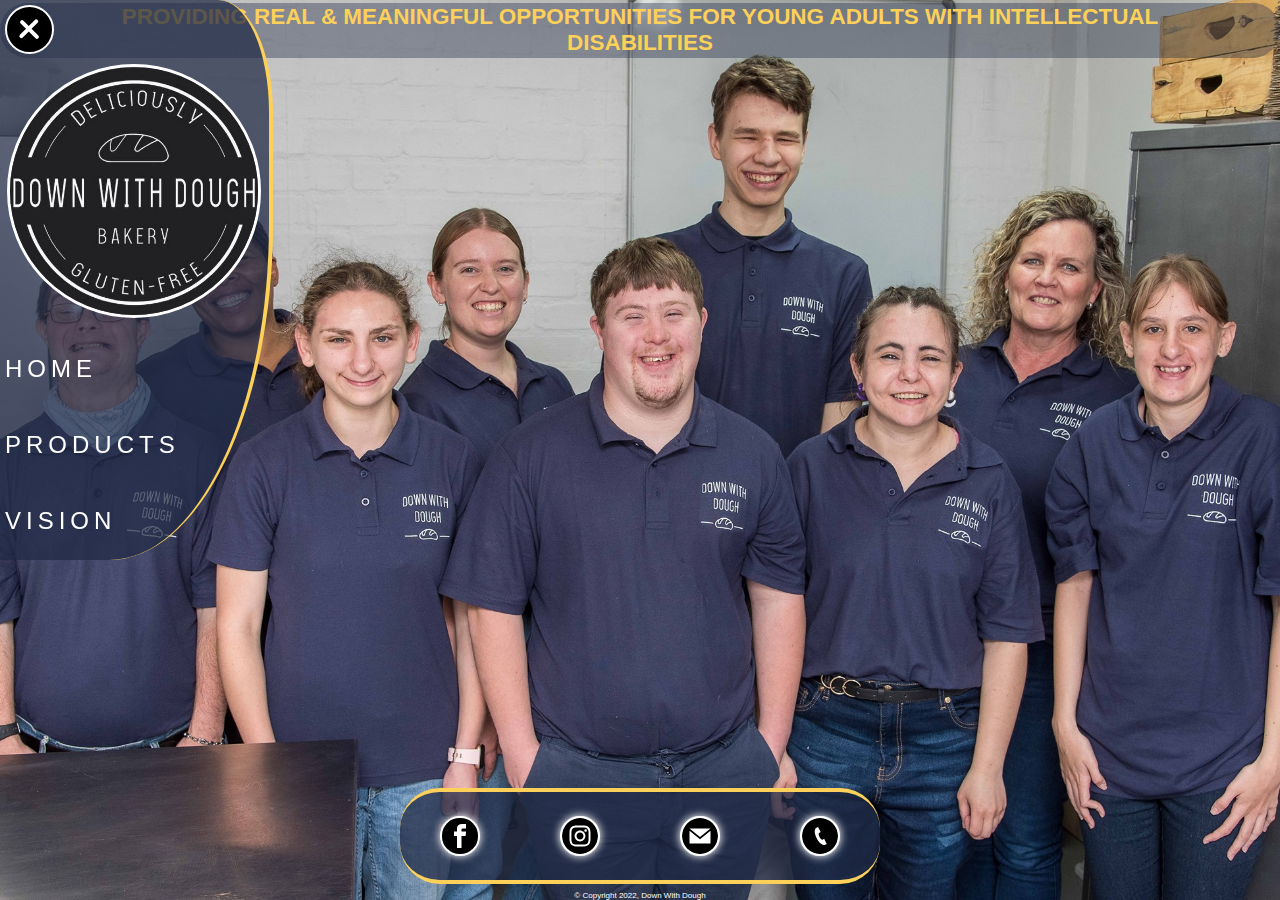
<file: index.html>
<!DOCTYPE html>
 <html>

 <head>
       <meta charset="UTF-8">
       <meta name="viewport" content="width=device-width, initial-scale=1.0">
       <meta http-equiv="X-UA-Compatible" content="ie=edge">
       <title>Home | Down With Dough</title>
       <link rel="stylesheet" href="index.css">

 </head>

 <body>
 
 <main>
 <nav class="navbar change"> 
 <!------------------------------------------- Burger Menu --------------------------------->
             <div class="hamburger-menu"> 
                   <div class="line line-1"> </div>
                   <div class="line line-2"> </div>
                   <div class="line line-3"> </div>
             </div> 

             <div class="logo-container">
                   <img id="Logo-img" src="Photos/Logo.jpg" >  
             </div>

 <!------------------------------------------- Nav List -------------------------------------->
             <ul class="nav-list">
                   
                    <li class="nav-item"> 
                         <a href="index.html" class="nav-link">Home</a>
                   </li>

                   <li class="nav-item"> 
                         <a href="Bakery.html" class="nav-link">Products</a>
                   </li>

                   <li class="nav-item"> 
                         <a href="Vision.html" class="nav-link">Vision</a>
                   </li>
             </ul>
 </nav>

 </main>
                                     <!-- POPUP WINDOW FOR PHONE CONTAINER -->
 <div id="myModal" class="modal">             
      <!-- Modal content -->
       <div class="modal-content">
            <span class="close">&times;</span>
            <h1>GET IN CONTACT WITH US!</h1>
             <br>
             <h2>Telephone:</h2> 
             <p>063 112 0078</p>
             <br>
             <h2>Email:</h2> 
             <p>hello@downwithdough.co.za</p>
      </div>
 </div>

 </body>
 <footer>

 <!------------------------------------------- Contact Info Footer -------------------------------------->
 <div class="slogan-container">
       <h2 id="slogan">PROVIDING REAL & MEANINGFUL OPPORTUNITIES FOR YOUNG ADULTS WITH INTELLECTUAL DISABILITIES </h2>
 </div>



       <div class="contact-info-container">
             <div class="contact-containers">
                   <a href="https://www.facebook.com/downwithdough.za/" target="blank"><div class="instagram-container contact-containers "> 
                         <img src="[data-uri]"> 
                   </div> 
             </div></a>

             <div class="contact-containers">
             <a href="https://www.instagram.com/downwithdough_za/" target="blank"><div class="instagram-container contact-containers "> 
                          <img src="[data-uri]"> 
                   </div>
             </div></a> 

             <div class="contact-containers">
                         <a href="mailto:hello@downwithdough.co.za">
                         <div class="email-container contact-containers">
                         <img src="[data-uri]">
                   </div>                  
             </div></a>

             <div class="contact-containers">
                   <div class="phone-container" >
                         <img id="myBtn"src="[data-uri]">      
                   </div>
             </div>  
             
       </div>
       <script src="Script.js"></script>
               
 <small id="copyright"> &copy; Copyright 2022, Down With Dough</small>
 </footer>
 </html>
</file>
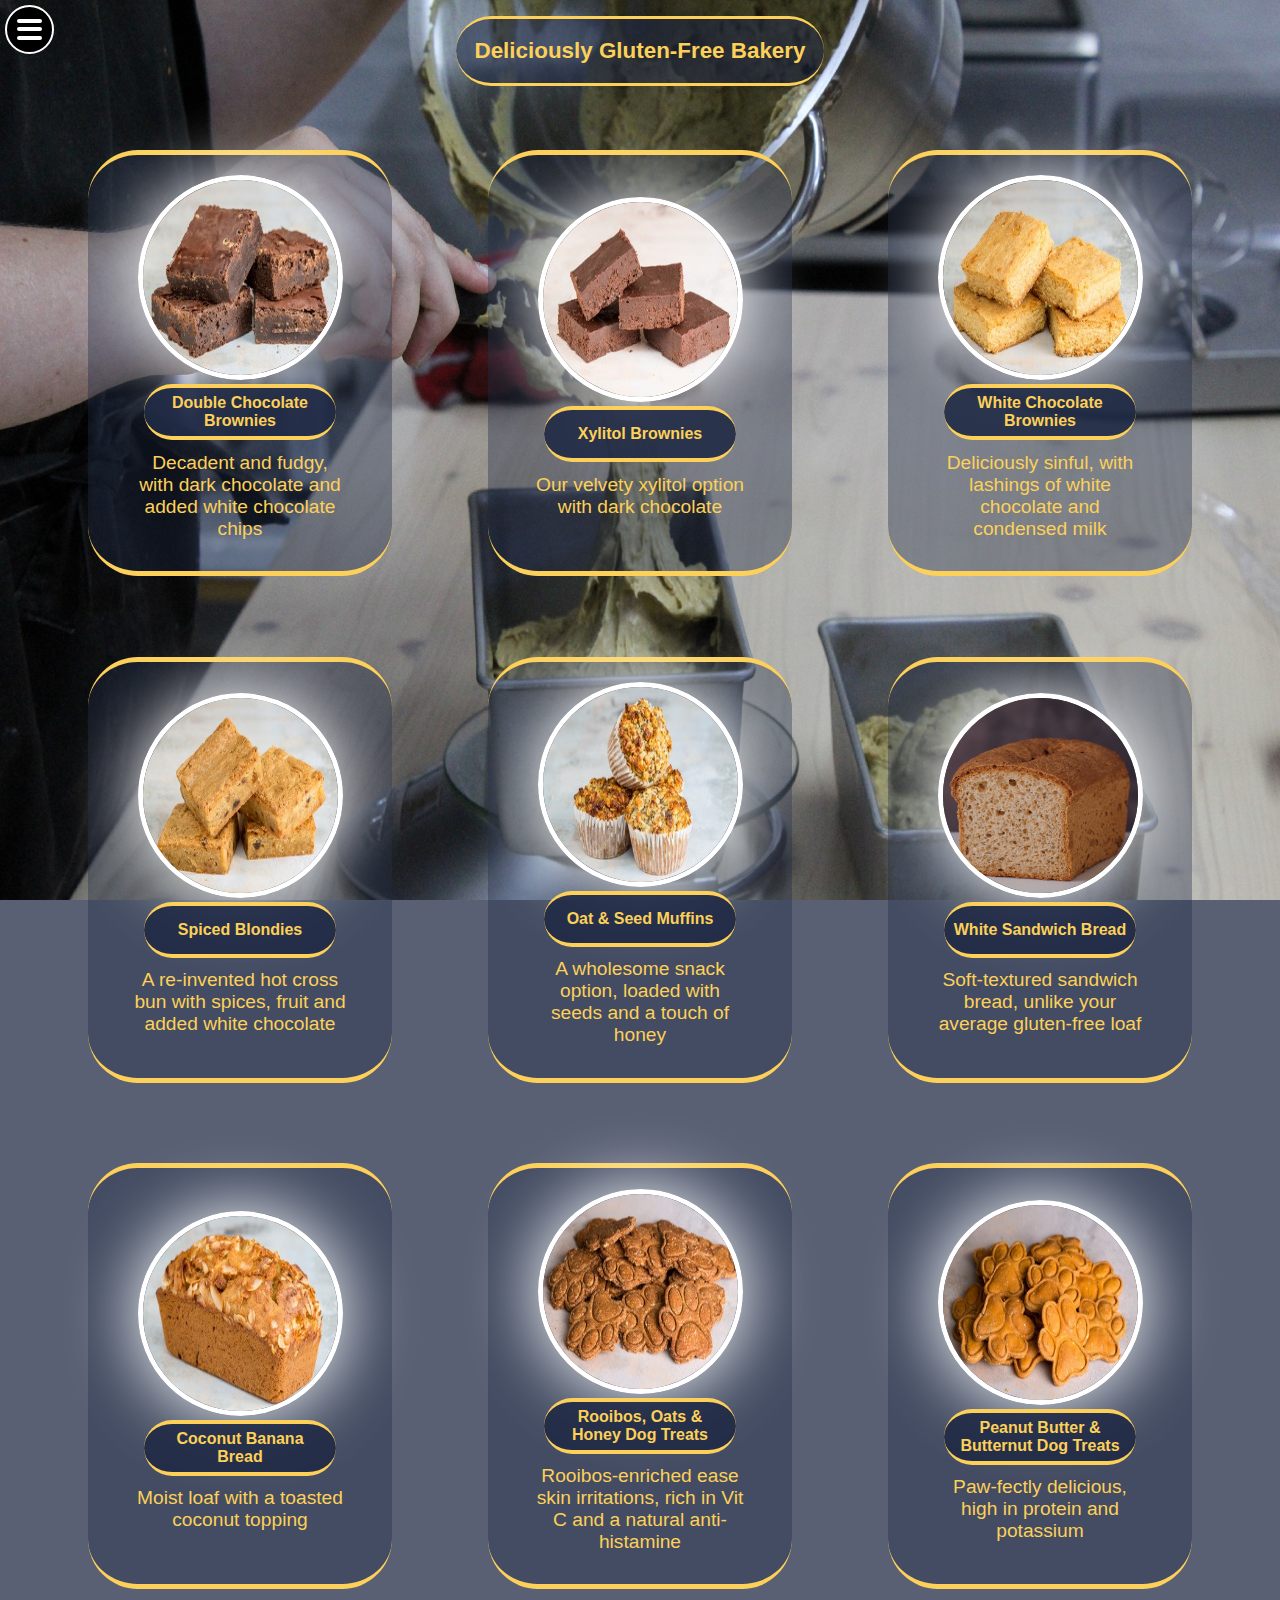
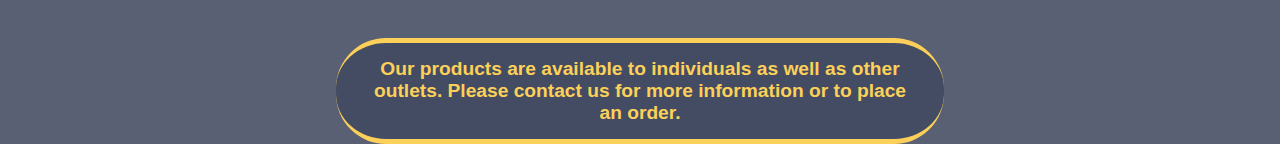
<file: Bakery.html>
<!DOCTYPE html>
 <html>

 <head>
 <meta charset="utf-8">
 <meta name="viewport" content="width=device-width, initial-scale=1.0">
 <meta http-equiv="X-UA-Compatible" content="ie=edge">
 <title>Bakery | Down With Dough</title>
 <link rel="stylesheet" href="Bakery.css" type="text/css">

 </head>

 <body>

 <!------------------------------------------- Navigation Bar -------------------------------------->
       <nav class="navbar"> 
            
 <!------------------------------------------- Burger Menu --------------------------------->
       <div class="hamburger-menu"> 
             <div class="line line-1"> </div>
             <div class="line line-2"> </div>
             <div class="line line-3"> </div>
       </div> 

       <div class="logo-container">
             <img id="Logo-img" src="Photos/Logo.jpg" >  
       </div>
           
 <!------------------------------------------- Nav List -------------------------------------->
       <ul class="nav-list">
             <li class="nav-item"> 
                   <a href="index.html" class="nav-link">Home</a>
             </li>
             <li class="nav-item"> 
                   <a href="Bakery.html" class="nav-link">Products</a>
             </li>
             <li class="nav-item"> 
                   <a href="Vision.html" class="nav-link">Vision</a>
             </li>
       </ul>
 </nav>

 <!-------------------------------------- Bakery Section Start --------------------------->
 <div class="main-heading">
       <h3>Deliciously Gluten-Free Bakery</h3>
 </div>

 <div id="bakery-section">
      
       <div class="Brownies-container containers">          
             <div class="image-box">                  
                   <a href="Photos/double-chocolate-brownies.jpg" target="_blank"> <img class="images" src="Photos/double-chocolate-brownies.jpg"></a>
                   <div class="heading-container">      
                         <h1 class="headings"> Double Chocolate Brownies</h1>
                   </div> 
                   <p class="paragraphs"> 
                         Decadent and fudgy, with dark chocolate and added white chocolate chips                    
                   </p>
             </div>      
       </div>

       <div class="Xylitol-Brownies-container containers">           
             <div class="image-box">
                  <a href="Photos/xylitol-brownies.jpg" target="_blank"><img class="images" src="Photos/xylitol-brownies.jpg"></a>
                   <div class="heading-container"> 
                         <h1 class="headings"> Xylitol Brownies</h1>
                   </div>  
                   <p class="paragraphs"> 
                         Our velvety xylitol option with dark chocolate          
                   </p>
             </div>      
       </div>

       <div class="Blondies-container containers">     
             <div class="image-box">              
                   <a href="Photos/white-chocolate-brownies.jpg" target="_blank"><img class="images" src="Photos/white-chocolate-brownies.jpg"></a>
                   <div class="heading-container">   
                         <h1 class="headings">White Chocolate Brownies</h1>
                   </div> 
                   <p class="paragraphs">
                         Deliciously sinful, with lashings of white chocolate and condensed milk                 
                   </p>
             </div>      
       </div>

       <div class="Spiced -Blondies-container containers">  
             <div class="image-box">                 
                   <a href="Photos/spiced-blondies.jpg" target="_blank"><img class="images" src="Photos/spiced-blondies.jpg"></a>  
                   <div class="heading-container">         
                         <h1 class="headings"> Spiced Blondies</h1>
                   </div>
                   <p class="paragraphs"> 
                         A re-invented hot cross bun with spices, fruit and added white chocolate              
                   </p>
             </div>
       </div>

       <div class="Oat-Seed-Muffin-container containers">           
             <div class="image-box">            
                   <a href="Photos/oat-and-seed-muffin.jpg" target="_blank"><img class="images" src="Photos/oat-and-seed-muffin.jpg"></a> 
                   <div class="heading-container">       
                         <h1 class="headings" > Oat & Seed Muffins</h1>
                   </div>
                   <p class="paragraphs"> 
                         A wholesome snack option, loaded with seeds and a touch of honey              
                   </p>
             </div>
       </div>

       <div class="Baked-Bread-container containers">    
             <div class="image-box">         
                   <a href="Photos/Baked-Bread.jpg" target="_blank"><img class="images" src="Photos/Baked-Bread.jpg"></a>
                   <div class="heading-container">
                         <h1 class="headings" >White Sandwich Bread</h1>
                   </div>
                   <p class="paragraphs">  
                         Soft-textured sandwich bread, unlike your average gluten-free loaf                      
                   </p>
             </div>
       </div>

       <div class="Coconut-Banana-Bread-container containers">
             <div class="image-box">               
                   <a href="Photos/coconut-and-banana-bread.jpg" target="_blank"><img class="images" src="Photos/coconut-and-banana-bread.jpg" alt=""></a> 
                   <div class="heading-container">
                         <h1 class="headings"> Coconut Banana Bread</h1>  
                   </div>
                   <p class="paragraphs"> 
                         Moist loaf with a toasted coconut topping
                   </p>
             </div>
       </div>

       <div class="Rooibos-Oats-And-Honey-Dog-Treats-container containers">  
             <div class="image-box">                 
                   <a href="Photos/rooibos-oats-and-honey-dog-treats.jpg" target="_blank"><img class="images" src="Photos/rooibos-oats-and-honey-dog-treats.jpg" alt=""></a>
                   <div class="heading-container">
                         <h1 class="headings"> Rooibos, Oats & Honey Dog Treats</h1>
                       
                   </div>
                   <p class="paragraphs"> 
                         Rooibos-enriched ease skin irritations, rich in Vit C and a natural anti-histamine
                   </p>
             </div>
       </div>

       <div class="Peanut-Butter-And-Butternut-Dog-Treats-container containers">
             <div class="image-box">                   
                   <a href="Photos/peanut-butter-and-butternut-dog-treats.jpg" target="_blank"><img class="images" src="Photos/peanut-butter-and-butternut-dog-treats.jpg" alt=""></a>
                   <div class="heading-container">
                         <h1 class="headings"> Peanut Butter & Butternut Dog Treats</h1> 
                   </div>
                   <p class="paragraphs"> 
                         Paw-fectly delicious, high in protein and potassium                
                   </p>
             </div>
       </div>
 </div>

 <div class="sub-heading">
       <h3>Our products are available to individuals as well as other outlets.  Please contact us for more information or to place an order.</h3>
 </div>

 <script src="Script.js"></script>
 </body>
 </html>
</file>
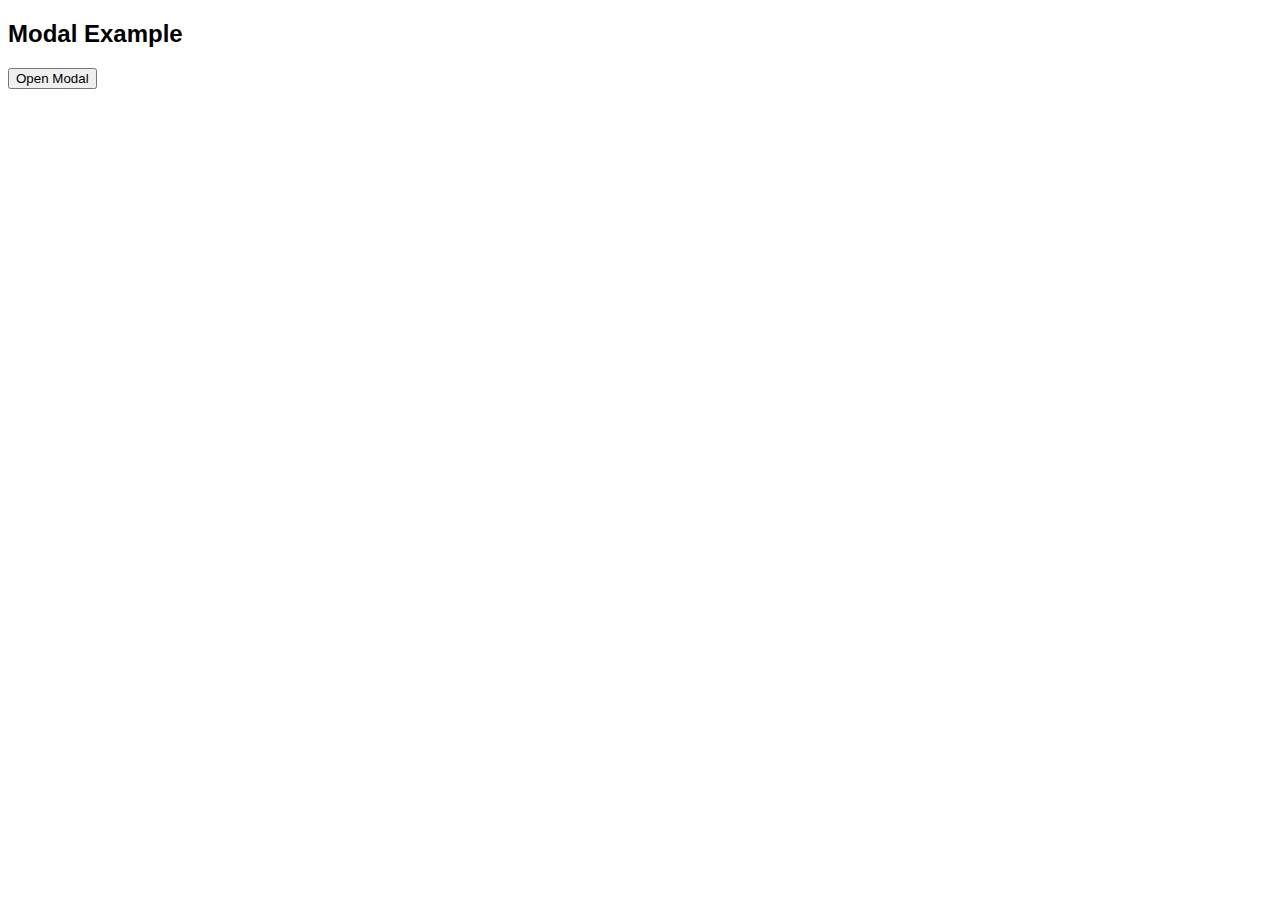
<file: test.html>
<!DOCTYPE html>
<html>
<head>
<meta name="viewport" content="width=device-width, initial-scale=1">

<style>
body {font-family: Arial, Helvetica, sans-serif;}

/* The Modal (background) */
.modal {
  display: none; /* Hidden by default */
  position: fixed; /* Stay in place */
  z-index: 1; /* Sit on top */
  padding-top: 100px; /* Location of the box */
  left: 0;
  top: 0;
  width: 100%; /* Full width */
  height: 100%; /* Full height */
  overflow: auto; /* Enable scroll if needed */
  background-color: rgb(0,0,0); /* Fallback color */
  background-color: rgba(0,0,0,0.4); /* Black w/ opacity */
}

/* Modal Content */
.modal-content {
  background-color: #fefefe;
  margin: auto;
  padding: 20px;
  border: 1px solid #888;
  width: 80%;
}

/* The Close Button */
.close {
  color: #aaaaaa;
  float: right;
  font-size: 28px;
  font-weight: bold;
}

.close:hover,
.close:focus {
  color: #000;
  text-decoration: none;
  cursor: pointer;
}
</style>
</head>

<body>

<h2>Modal Example</h2>

<!-- Trigger/Open The Modal -->
<button id="myBtn">Open Modal</button>

<!-- The Modal -->
<div id="myModal" class="modal">

  <!-- Modal content -->
  <div class="modal-content">
    <span class="close">&times;</span>
    <p>Some text in the Modal..</p>
  </div>

</div>

<script>
// Get the modal
var modal = document.getElementById("myModal");

// Get the button that opens the modal
var btn = document.getElementById("myBtn");

// Get the <span> element that closes the modal
var span = document.getElementsByClassName("close")[0];

// When the user clicks the button, open the modal 
btn.onclick = function() {
  modal.style.display = "block";
}

// When the user clicks on <span> (x), close the modal
span.onclick = function() {
  modal.style.display = "none";
}

// When the user clicks anywhere outside of the modal, close it
window.onclick = function(event) {
  if (event.target == modal) {
    modal.style.display = "none";
  }
}
</script>

</body>

</html>
</file>
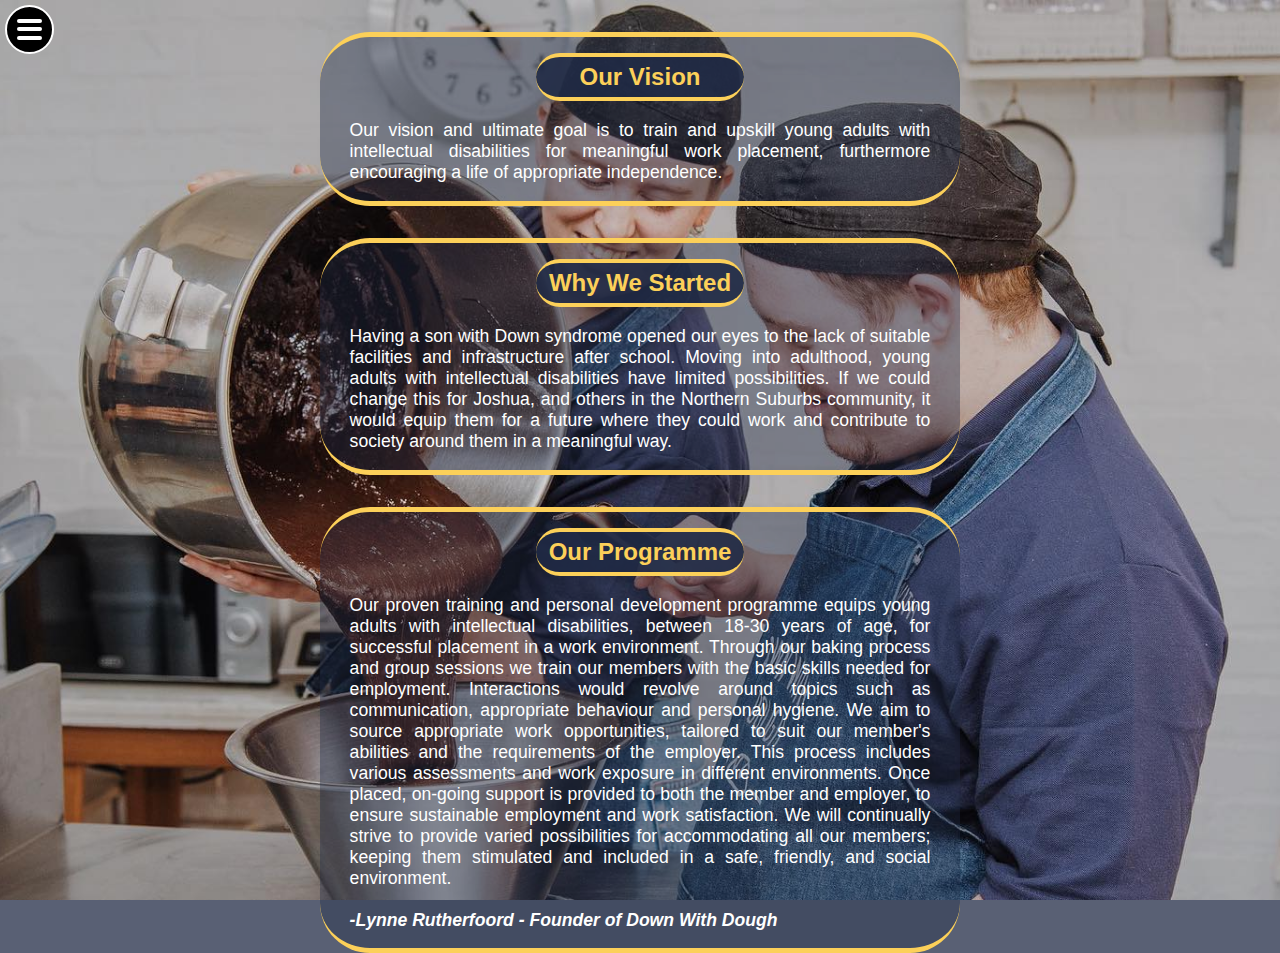
<file: Vision.html>
<!DOCTYPE html>
 <html>

 <head>
 <meta charset="UTF-8">
 <meta name="viewport" content="width=device-width, initial-scale=1.0">
 <meta http-equiv="X-UA-Compatible" content="ie=edge">
 <title>Our Vision | Down With Dough</title>
 <link rel="stylesheet" href="Vision.css" type="text/css">
 </head>

 <body>

<main>
       <nav class="navbar"> 
 <!------------------------------------------- Burger Menu  ---------------------------------------->
       <div class="hamburger-menu"> 
             <div class="line line-1"> </div>
             <div class="line line-2"> </div>
             <div class="line line-3"> </div>
       </div> 

       <div class="logo-container">
            <img id="Logo-img" src="Photos/Logo.jpg" >  
      </div>
                      
 <!------------------------------------------- Nav List -------------------------------------------->
       <ul class="nav-list">
             <li class="nav-item"> 
                   <a href="index.html" class="nav-link">Home</a>
             </li>            
             <li class="nav-item"> 
                   <a href="Bakery.html" class="nav-link">Products</a>
             </li>           
             <li class="nav-item"> 
                   <a href="Vision.html" class="nav-link">Vision</a>
             </li>
       </ul>
 </nav>      

 <!------------------------------------------- Vision Section -------------------------------------->
 <div id= vision-section>
       
       <section class="our-vision-container info-containers">
             <div class="heading-container">
             <h1 class="headings"> Our Vision</h1>
             </div>
             <p class="paragraphs para-1">
                   Our vision and ultimate goal is to train and upskill young adults with intellectual disabilities for meaningful work placement, furthermore encouraging a life of appropriate independence.
             </p>
       </section>

       <section class="why-we-started-container info-containers"> 
            <div class="heading-container">
             <h1 class="headings"> Why We Started</h1>
            </div>
             <p class="paragraphs para-2">
                   Having a son with Down syndrome opened our eyes to the lack of suitable facilities and infrastructure after school. Moving into adulthood, young adults with intellectual disabilities have limited possibilities. If we could change this for Joshua, and others in the Northern Suburbs community, it would equip them for a future where they could work and contribute to society around them in a meaningful way.<br>
             </p>
       </section>
      
       <section class="our-programme-container info-containers">
            <div class="heading-container">
             <h1 class="headings heading-3"> Our Programme</h1>
            </div>
             <p class="paragraphs para-3">
                   Our proven training and personal development programme equips young adults with intellectual disabilities, between 18-30 years of age, for successful placement in a work environment.
                   Through our baking process and group sessions we train our members with the basic skills needed for employment. Interactions would revolve around topics such as communication, appropriate behaviour and personal hygiene.
                   We aim to source appropriate work opportunities, tailored to suit our member's abilities and the requirements of the employer. This process includes various assessments and work exposure in different environments. Once placed, on-going support is provided to both the member and employer, to ensure sustainable employment and work satisfaction.
                   We will continually strive to provide varied possibilities for accommodating all our members; keeping them stimulated and included in a safe, friendly, and social environment. <br> <br><b><i>-Lynne Rutherfoord - Founder of Down With Dough</b></i>
             </p>
       </section>
 </div>
<!--Burger Menu Animation Script-->    
       <script src="Script.js"></script>

</main>   
 </body>
 </html>
</file>
<file: index.css>
* {
        padding: 0;
        margin: 0;      
}


 body {
         font-family:'the light font', sans-serif;
         font-size: 1em;
         background: url('Photos/Family.jpg');
         background-size: cover;
       
         background-attachment: fixed;    
         background-position: top;
         color: #fcd059;   
         background-color: #202a45be;
}

 /* --------------------------------------- Navigation ----------------------------------- */
       
 .navbar {
         width: 12em;
         height: 11em;
         
         background-color: #202a45b9;
         border-right: solid 4px #fcd059;
         position: fixed;
         top: 0;
         left: -15em;
         display: flex;
         flex-direction: column;
       
         border-radius: 0 20% 60% 0%;
         transition: left 0.8s cubic-bezier(1,1,1,1);
         padding-bottom: 230px;
         z-index: 1000;
}

.logo-container {
        display: flex;
        justify-content: center;
        margin-top: 3.5em;
        margin-bottom: 1em;
        z-index: 1;
}

#Logo-img {
        border-radius:50% ;
        height: 10.8em;
        border: solid 3px white;
        
}
  
.nav-list {
         display: flex;
         flex-direction: column;
         padding: 5px;   
         position: relative;
         top: -2em;    
}

.nav-item {
         list-style: none;     
         text-align: left;
         margin-top: 2em;       
}
   
.nav-link {
        text-decoration: none;
        color: rgb(255, 255, 255);
        letter-spacing: 5px;
        text-transform: uppercase;
        font-size: 1.2em;
        font-weight: 300;
        position: relative;      
}
   
.nav-link::before,
.nav-link::after {
   
        content: "";
        width: 100%;
        height: 2px;
        position: absolute;
        background-color: #fcd059;
        left: 0;
        transform: scaleX(0);
        transition: transform 0.7s;
}
   
.nav-link::after {
   
        bottom: 0;
        transform-origin: right;
}
   
.nav-link::before {
   
        top: 0;
        transform-origin: left;
}
   
.nav-link:hover::before,
.nav-link:hover::after {
   
        transform: scaleX(1); 
}
   
/* ------------------------------------- Hamburger Menu ----------------------------- */
        
.hamburger-menu {
       
        width: 20px;
        height: 20px; 
        
        position: fixed;
        top: 0.3em;
        left: 0.3em;
        cursor: pointer ; 
        
        /*3 Line formation to Hamburger style*/
        display: flex;
        flex-direction: column;
        justify-content: space-around; 

        border-radius: 50%;
        border: rgb(255, 255, 255) solid 2px;
        background-color: black;
        padding: 10px;  
}
      
.line {
        width: 100%;
        height: 4px; 
        border-radius: 10px;
        background-color: white;
        transition: all 1s;
}        
   
.change .line-1 {
        
        transform: rotateZ(-405deg) translate(-5px, 4px);
}

.change .line-2 {
       
        opacity: 0;
}

.change .line-3 {
       
        transform: rotateZ(405deg) translate(-5px, -4px);
} 
   
.change {
        
        left: 0;
}

 /* ------------------------------------- SLOGAN ----------------------------- */
.slogan-container {
        position: absolute; 
        top: 0.1em;
        width: 100%;
        height: 3.2em;
        left: 0;
        right: 0;
        margin: auto;
      
        align-items: center;
        display: flex;
        justify-content: center;
        text-align: center;
    
        border-bottom-left-radius: 10px;
        border-bottom-right-radius: 10px;
        border-radius: 50px;
        background-color: #202a4560;
} 

#slogan {
        width: 70%;
        font-size: 0.7em;
   
}

                                 /* POPUP WINDOW FOR PHONE CONTAINER*/
.modal {
         display: none; /* Hidden by default */
         position: fixed; /* Stay in place */
         z-index: 1; /* Sit on top */
         padding-top: 100px; /* Location of the box */
         left: 0;
         top: 0;
         width: 100%; /* Full width */
         height: 100%; /* Full height */
         overflow: auto; /* Enable scroll if needed */
         background-color: rgb(0,0,0); /* Fallback color */
         background-color: rgba(0,0,0,0.4); /* Black w/ opacity */
}
      
                 /*------------------------------- Modal Content ---------------------*/
.modal-content {
         background-color: #202a45b9;
         margin: auto;
         width: 80%;
         padding: 20px;
         border: 1px solid #888;
         position: relative;
         top: 10em;
         text-align: center;
}
    
                 /* The Close Button */
.close {
         color: #aaaaaa;
         position: absolute;
         top: 0;
         right: 0.2em;
         font-size: 28px;
         font-weight: bold;
}
      
.close:hover,
.close:focus {
         color: #000;
         text-decoration: none;
         cursor: pointer;
}

.modal h1 {
         font-size: 1.1em; 
}

                 /* --------------------------- Contact Info Footer ------------------- */
 .contact-info-container {
         background-color: #202a45b9;
         color: #fcd059;
         position: absolute;
         
         width: 19em;
         height: 5.5em;
         border-radius: 40px;
         bottom: 1em;
     
         left: 0;
         right: 0;
         display: flex; 
         margin: auto;   
         justify-content: center;
        
         border-top-left-radius: 3rem ;
         border-top-right-radius: 3rem ;
         border-top: solid #fcd059 4px;
         border-bottom: solid #fcd059 4px;
}

.contact-info-container img{
         width: 30px;
         height: 30px;     
         margin: auto;
}

.contact-containers {
         display: flex;  
         height: 3em;
         margin: auto;        
}

.contact-containers img {
        background-color: white;
        box-shadow: 0px 0px 8px 0.5px white;
}

.phone-container {
         display: flex;
}

.phone-container img{
         border-radius: 50%;
         border: solid white 2px;
         box-shadow: none;
         box-shadow: 0px 0px 8px 0.5px white;
}

.contact-containers img {
         border: solid 2px white;
         width: 29px;  
         height: 29px;
         border-radius: 50%;
}

.headings {       
         color: #ffffff;
         font-size: 0.7em;
         text-align: center;
         margin: auto;   
         position: relative;
         width: 100%;   
}

.email-container:hover img,
.facebook-container:hover img,
.instagram-container:hover img,
.phone-container:hover img {
         transform:rotateZ(-360deg);
         transition: 0.8s;
         cursor: pointer;
}

 #copyright {
         position: absolute;  
         color: rgb(255, 255, 255); 
         bottom: 0;
         width: 100vw;
         text-align: center;   
         font-size: 0.5em;
}
 /*----------------------------------------- Mobile Platform -----------------------------------------*/
         /* 500px */
 @media all and (min-width : 31.25em) {

.slogan-container {
        font-size: 1.3em;
        height: 2.4em;
}

#slogan {
        width: 80%;
}

.contact-info-container {
        width: 25em;
        border-radius: 40px;
        bottom: 1em;

}}

         /* 768px */
 @media all and (min-width : 48em) {
       
 /* ------------------------------------- Contact Info Footer ----------------------------- */
 #slogan {
         width: 90%;
         font-size: 0.78em;
 }
 
 .contact-info-container {
        background-color: #202a45b9;
        color: #fcd059;
        position: fixed;      
        width: 30em;
}

.contact-info-container img {
        width: 2.2em;
        height: 2.2em;     
}

.contact-containers {
        width: 5em;
        height: 3.5em;
}

.phone-container {
        width: 8em;
}

.phone-container h1 {
        height: 3.8em;
        width: 8em;
}

.headings {       
        color: #ffffff;
        font-size: 0.8em;
        text-align: center;
        margin: auto;   
        position: relative;
        width: 100%;   
}}

         /* 900px */
 @media all and (min-width : 56.25em) { 

.slogan-container {
        font-size: 1.5em;
        height: 2.3em;
        width: 100%;
}

#slogan {
        width: 90%;
}

 .logo-container {
        display: flex;
        justify-content: center;
        margin-top: 4em;
        margin-bottom: 1em;
}

 #Logo-img {   
         height: 15.5em;
         border-radius: 100%;   
         z-index: 1;  
}
         
.navbar {
         width: 16.8em;
         height: 12em;  
         padding-bottom: 23em;
         left: -18em;
}

 .change {
         left: 0;
}

.nav-link {
         font-size: 1.5em; 
}

.nav-item {
         margin-top: 3em;
         display: flex;
         width: fit-content;
}

/*------------------------------------ Hamburger Menu -----------------------------------------*/
 .hamburger-menu {  
         width: 25px;
         height: 25px;         
}

 .change .line-1 {
    
         transform: rotate(-405deg) translate(-6px, 5px);
}

 .change .line-2 {
    
         opacity: 0;
}

 .change .line-3 {
    
         transform: rotateZ(405deg) translate(-6px, -6px);
}}

 /*------------------------------------------ Desktop Platform ----------------------------------------*/  
         /* 1050px */
 @media all and (min-width : 65.625em) {
.slogan-container{
        font-size: 1.8em;
        height: 1.9em;
}}
      
         /* 1920px */
 @media all and (min-width : 120em) {

.slogan-container{
        font-size: 1.8em;
        height: 2.05em;
}

 .hamburger-menu {
         width: 30px;
         height: 30px; 
}
  
 .change .line-1 {
         
         transform: rotate(-405deg) translate(-8px, 7px);
}
  
 .change .line-2 {
         
         opacity: 0;
}
  
 .change .line-3 {
         
         transform: rotateZ(405deg) translate(-6px, -6px);
}        
}
</file>
<file: Bakery.css>
* {
        padding: 0;
        margin: 0;      
}

html {
         height: 100vh;
}

 body {
        font-family:'the light font', sans-serif;
        font-size: 1em;

        background: url('Photos/Bakery-Background.jpg');
        background-size: cover;
        background-attachment: fixed;    
        background-position: center;
        color: #fcd059;      
        height: 80vh;
        background-color: #202a45be;
}

 /* ---------------------------------- Navigation Bar ----------------------------- */
 .navbar {
        width: 12em;
        height: 11em;
        
        background-color: #202a45b9;
        border-right: solid 4px #fcd059;
        position: fixed;
        top: 0;
        left: -15em;
        display: flex;
        flex-direction: column;
      
        border-radius: 0 20% 60% 0%;
        transition: left 0.8s cubic-bezier(1,1,1,1);
        padding-bottom: 230px;
        z-index: 1000;
}

.logo-container {
        display: flex;
        justify-content: center;
        margin-top: 3.5em;
        margin-bottom: 1em;
        z-index: 1;
}

#Logo-img {
        border-radius:50% ;
        height: 10.8em;
        border: solid 3px white;
        
}
  
.nav-list {
        display: flex;
        flex-direction: column;
        padding: 5px; 
        position: relative;
         top: -2em;          
}

.nav-item {
        list-style: none;     
        text-align: left;
        margin-top: 2em;
        
}
  
.nav-link {
       text-decoration: none;
       color: rgb(255, 255, 255);
       letter-spacing: 5px;
       text-transform: uppercase;
       font-size: 1.2em;
       font-weight: 300;
       position: relative;      
}
   
.nav-link::before,
.nav-link::after {
   
        content: "";
        width: 100%;
        height: 2px;
        position: absolute;
        background-color: #fcd059;
        left: 0;
        transform: scaleX(0);
        transition: transform 0.7s;
}
   
.nav-link::after {
   
        bottom: 0;
        transform-origin: right;
}
   
.nav-link::before {
   
        top: 0;
        transform-origin: left;
}
   
.nav-link:hover::before,
.nav-link:hover::after {
   
        transform: scaleX(1); 
}
   
/* ------------------------------------- Hamburger Menu ----------------------------- */
        
.hamburger-menu {
       
        width: 20px;
        height: 20px; 
        
        position: fixed;
        top: 0.3em;
        left: 0.3em;
        cursor: pointer ; 
        
        /*3 Line formation to Hamburger style*/
        display: flex;
        flex-direction: column;
        justify-content: space-around; 

        border-radius: 50%;
        border: rgb(255, 255, 255) solid 2px;
        background-color: black;
        padding: 10px;  
}
      
.line {
     
        width: 100%;
        height: 4px;
        
        border-radius: 10px;
        background-color: white;
        transition: all 1s;
}        
   
.change .line-1 {
        
        transform: rotateZ(-405deg) translate(-5px, 4px);
}

.change .line-2 {
       
        opacity: 0;
}

.change .line-3 {
       
        transform: rotateZ(405deg) translate(-5px, -4px);
} 
   
.change {
        
        left: 0;
}

 /* ------------------------------------ Bakery Section ------------------------------ */
 #bakery-section {
         display: flex;
         flex-direction: column;
         margin: auto;
         text-align: center;  
         margin-top: 1em;
         height: 28em;
         width: 17em;
         overflow:scroll;
         overflow-x: hidden;
         border-top: solid 5px #ffffff;
         border-bottom: solid 5px #ffffff;    
         border-bottom-left-radius: 10px;
         border-bottom-right-radius: 10px;
         border-radius: 50px;
}

.main-heading {
         font-size: 1em;  
         height: 3em;
         width: 19em;
         display: flex;
         justify-content: center;
         margin: auto;
         margin-top: 4em;
         color: #fcd059;
      
         border-top: solid 5px #fcd059;
         border-bottom: solid 5px #fcd059;    
         border-bottom-left-radius: 10px;
         border-bottom-right-radius: 10px;
         border-radius: 50px;
         background-color: #202a458c;
}

.sub-heading {
       
        height: 6em;
        width: 18em;
        display: flex;
        justify-content: center;
        margin: auto;
        margin-top: 1em;
        margin-bottom: 3em;
        
        color: #fcd059;
        text-align: center;
        
        border-top: solid 5px #fcd059;
        border-bottom: solid 5px #fcd059;    
        border-bottom-left-radius: 10px;
        border-bottom-right-radius: 10px;
        border-radius: 50px;

        background-color: #202a4560;
  
}

.sub-heading h3{
        font-size: 0.9em;   
        width: 85%;
}

.main-heading h3,
.sub-heading h3 {
         margin: auto;
}

.images {
        top: 0.5em;
        position: relative;
}

.containers {
         width: 16em;
         display: flex;
         flex-direction: column;
         justify-content: center;  
         margin: auto;
         margin-top: 1em;
         margin-bottom: 1em ;
         flex-direction: column;
        
         border-top: solid 5px #fcd059;
         border-bottom: solid 5px #fcd059;    
         border-bottom-left-radius: 10px;
         border-bottom-right-radius: 10px;
         border-radius: 50px;

         background-color: #202a4560;
}
 /*------------------------------------ IMAGE BOX -----------------------------------*/
.image-box {     
         width: 100%;  
}

#bakery-section img {
         margin: auto;
         width: 195px;
         height: 195px;
         border-radius: 50%;    
         box-shadow: 0px 0px 71px 1px rgb(255, 255, 255);
         border: solid 5px rgb(255, 255, 255);
}

.heading-container {
         display: flex;
         height: 3em;
         width: 12em;
         position: relative;
         top: 0.5em;
       
         margin: auto;
         border-radius: 10px;
         color: #fcd059;
         border-top: solid 4px #fcd059;
         border-bottom: solid 4px #fcd059;    
         border-bottom-left-radius: 10px;
         border-bottom-right-radius: 10px;
         border-radius: 50px;
         background-color: #202a45e3;            
}

.headings {
         font-size: 1em;
         display: flex;
         margin: auto;
         width: 90%;
         justify-content: center;
}

p {
         font-size: 1em;
         margin: auto;
         padding: 1em;
         text-align: center;
}

 /*------------------------------------ Mobile Platform -----------------------------------*/
         /* 400px */
 @media all and (min-width : 28.1em) {

body {
        margin-top: 1em;
}

.main-heading {
        width: 19em;
        height: 4em;
        left: 0;
        right:0;
        margin: auto;
        font-size: 1em;
        border-top: solid 3px;
        border-bottom: solid 3px;
}

.sub-heading {
        width: 27em;
        height: 6em;
}

.sub-heading h3 {
width: 90%;
font-size: 1em;
}

#bakery-section {
        width: 25em;
        height: 31em;
}

.containers {
         width: 20em;
}

.images {
         position: relative;
         top: 0.5em;
}

h1 {
         font-size: 1.5em;
}

p{
         font-size: 1.1em;
         width: 85%;
}}

         /* 768px */
 @media all and (min-width : 48em) {

/*------------------------------------ Navigation Bar -----------------------------------------*/
.logo-container {
        display: flex;
        justify-content: center;
        margin-top: 4em;
        margin-bottom: 1em;
}

#Logo-img {   
        height: 15.5em;
        border-radius: 100%;   
        z-index: 1;  
}
        
.navbar {
        width: 16.8em;
        height: 12em;  
        padding-bottom: 23em;
        left: -18em;
}

.change {
        left: 0;
}

.nav-link {
        font-size: 1.5em; 
}

.nav-item {
        margin-top: 3em;
        display: flex;
        width: fit-content;
}

/*------------------------------------ Hamburger Menu -----------------------------------------*/

.hamburger-menu {
   
        width: 25px;
        height: 25px;         
}

.change .line-1 {
   
        transform: rotate(-405deg) translate(-6px, 5px);
}

.change .line-2 {
   
        opacity: 0;
}

.change .line-3 {
   
        transform: rotateZ(405deg) translate(-6px, -6px);
}  

 body {
         margin-top: 1;

}

 #bakery-section {
         display: flex;
         flex-direction: row;
         flex-wrap: wrap;
         overflow:visible;
         width: 100%;
         height: 145em;
         border: none;
}

.containers {
         width: 21em; 
         height: 24em;
         margin-top: 3em;
} 

.images {
         position: relative;
       
}

h1 {
         font-size: 1.3em;
}

.paragraphs {
         font-size: 1.1em;   
         width: 70%;        
         margin: auto;             
}

.main-heading {
        width: 23em;
}

.main-heading h3{
         font-size: 1.4em;
}

.sub-heading {
        width: 38em;
}

.sub-heading h3{
         font-size: 1.2em;
}}

 /*------------------------------------- Desktop Platform ------------------------------------*/
         /* 10px */
 @media all and (min-width : 62.5em) {

 #bakery-section {
        height: 95em;
}
        
.containers {
         width: 19em; 
         height: 26em;
}}
 
         /* 1215px */
 @media all and (min-width : 75.9em) {

#bakery-section {
         width: 75em;
}

.paragraphs {
        font-size: 1.2em;
}}

         /* 1900px */
 @media all and (min-width : 118em) {
 
/*----------------------------------------- Hamburger Menu -----------------------------------------*/
 .hamburger-menu {                
        top: 5px;
        left: 5px;
        width: 30px;
        height: 30px;      
}

 .change .line-1 {
         
        transform: rotate(-405deg) translate(-8px, 7px);
}
  
 .change .line-2 {
         
        opacity: 0;
}
  
 .change .line-3 {
         
        transform: rotateZ(405deg) translate(-6px, -6px);
}}
</file>
<file: Vision.css>
* {
       padding: 0;
       margin: 0;    
       
}

 body { 
     font-family: 'the light font', sans-serif;
     font-size: 1em;
     background: url('Photos/Emma-Josh-Pouring.jpg') ;
     
     background-size: cover;
     background-attachment: fixed;
     background-position: center;  
     color: white;
     background-color: #202a45be;
}


/* ---------------------------------- Navigation Bar ----------------------------- */

.navbar {
    width: 12em;
    height: 11em;
    
    background-color: #202a45b9;
    border-right: solid 4px #fcd059;
    position: fixed;
    top: 0;
    left: -15em;
    display: flex;
    flex-direction: column;
  
    border-radius: 0 20% 60% 0%;
    transition: left 0.8s cubic-bezier(1,1,1,1);
    padding-bottom: 230px;
    z-index: 1000;
}

.logo-container {
    display: flex;
    justify-content: center;
    margin-top: 3.5em;
    margin-bottom: 1em;
    z-index: 1;
    
}

#Logo-img {
    border-radius:50% ;
    height: 10.8em;
    border: solid 3px white;
}

.nav-list {
    display: flex;
    flex-direction: column;
    padding: 5px;    
    position: relative;
         top: -2em;       
}

.nav-item {
    list-style: none;     
    text-align: left;
    margin-top: 2em;
    
}

.nav-link {
   text-decoration: none;
   color: rgb(255, 255, 255);
   letter-spacing: 5px;
   text-transform: uppercase;
   font-size: 1.2em;
   font-weight: 300;
   position: relative;      
}

.nav-link::before,
.nav-link::after {

    content: "";
    width: 100%;
    height: 2px;
    position: absolute;
    background-color: #fcd059;
    left: 0;
    transform: scaleX(0);
    transition: transform 0.7s;
}

.nav-link::after {

    bottom: 0;
    transform-origin: right;
}

.nav-link::before {

    top: 0;
    transform-origin: left;
}

.nav-link:hover::before,
.nav-link:hover::after {

    transform: scaleX(1); 
}

/* ------------------------------------- Hamburger Menu ----------------------------- */
    
.hamburger-menu { 
    width: 20px;
    height: 20px; 
    
    position: fixed;
    top: 0.3em;
    left: 0.3em;
    cursor: pointer ; 
    
    /*3 Line formation to Hamburger style*/
    display: flex;
    flex-direction: column;
    justify-content: space-around; 

    border-radius: 50%;
    border: rgb(255, 255, 255) solid 2px;
    background-color: black;
    padding: 10px; 
}
  
.line {
 
    width: 100%;
    height: 4px;
    
    border-radius: 10px;
    background-color: white;
    transition: all 1s;
}        

.change .line-1 {
    
    transform: rotateZ(-405deg) translate(-5px, 4px);
}

.change .line-2 {
   
    opacity: 0;
}

.change .line-3 {
   
    transform: rotateZ(405deg) translate(-5px, -4px);
} 

.change {
    
    left: 0;
}

 #vision-section {
     
      margin: auto;
      margin-top: 2em;
 
      min-height: 100vh;
      width: 90vw;
      display: flex;
      flex-direction: column;
} 

.heading-container { 
     height: 2.5em;
     display: flex;
     
     left: 0;
     right: 0;
     position: relative;
     top: 1em;
     
     text-align: center;
     width: 10em;
     margin: auto;
   
     color: #fcd059;
     border-top: solid 4px #fcd059;
     border-bottom: solid 4px #fcd059;    
     border-bottom-left-radius: 10px;
     border-bottom-right-radius: 10px;
     border-radius: 50px;
     background-color: #202a45e3;
}

 .headings {
     font-size: 1.2em;
     position: relative;
     margin: auto;
}

 .paragraphs {
     margin: auto;
     width: 85%;
     text-align: justify ;
     padding-top: 2em ;
     padding-bottom: 1em;
     
     position: relative;
     font-size: 1em;
}
    
 .info-containers {

     margin: auto;
     width: 100%;
     height: 100%;
     text-align: center;
     
     height: fit-content;
     margin-top: 2em;
     border-top: solid 5px #fcd059;
     border-bottom: solid 5px #fcd059;    
     backdrop-filter: 0px 20px #ffffff;
     border-bottom-left-radius: 10px;
     border-bottom-right-radius: 10px;
     border-radius: 50px;

     background-color: #202a4560;
}

 /*------------------------------------ Phone & Tablet -----------------------------------*/

         /* 530px */
 @media all and (min-width : 33.125em) {

.info-containers {
     width: 30em;
}

.heading-container {
     width: 11em;
}

 .headings {
     font-size: 1.3em;
    
}

 .paragraphs {
     width: 85%;
}} 

         /* 800px */
 @media all and (min-width : 50.6em) {

 /*------------------------------------ Navigation Bar -----------------------------------------*/
 
.logo-container {
    display: flex;
    justify-content: center;
    margin-top: 4em;
    margin-bottom: 1em;
}

#Logo-img {   
    height: 15.5em;
    border-radius: 100%;   
    z-index: 1;  
}
    
.navbar {
    width: 16.8em;
    height: 12em;  
    padding-bottom: 23em;
    left: -18em;
}

.change {
    left: 0;
}

.nav-list {
         position: relative;
         top: -2em;
}

.nav-link {
         font-size: 1.5em; 
}

.nav-item {
         margin-top: 3em;
         display: flex;
         width: fit-content;
}

/*------------------------------------ Hamburger Menu -----------------------------------------*/

.hamburger-menu {

    width: 25px;
    height: 25px;         
}

.change .line-1 {

    transform: rotate(-405deg) translate(-6px, 5px);
}

.change .line-2 {

    opacity: 0;
}

.change .line-3 {

    transform: rotateZ(405deg) translate(-6px, -6px);
}

/*------------------------------------ Vision Container -----------------------------------------*/
body {
    margin-top: -2em;
}

.info-containers {
    width: 35em;
}

.heading-container {
    width: 13em;
}

.headings {
    font-size: 1.5em;
}

.paragraphs {
    width: 28em;
    font-size: 1.1em;
}} 
      
         /* 1024px */
 @media all and (min-width : 64em) { 

/*------------------------------------ Vision Section -----------------------------------------*/

.info-containers {
    width: 40em;
}

.paragraphs {
    width: 33em;
}} 

 /*------------------------------------ Desktop & Laptop -----------------------------------*/
         /* 1920px */
 @media all and (min-width : 120em) {

 .hamburger-menu {
     top: 5px;
     left: 5px;
     
     width: 30px;
     height: 30px;           
}
  
 .change .line-1 {
         
        transform: rotate(-405deg) translate(-8px, 7px);
}
  
 .change .line-2 {
         
        opacity: 0;
}
  
 .change .line-3 {
         
        transform: rotateZ(405deg) translate(-6px, -6px);
}

/*------------------------------------ Vision Container -----------------------------------------*/
.info-containers {
    width: 52em;
}

.paragraphs {
    width: 40em;
    font-size: 1.2em;

}}
</file>
